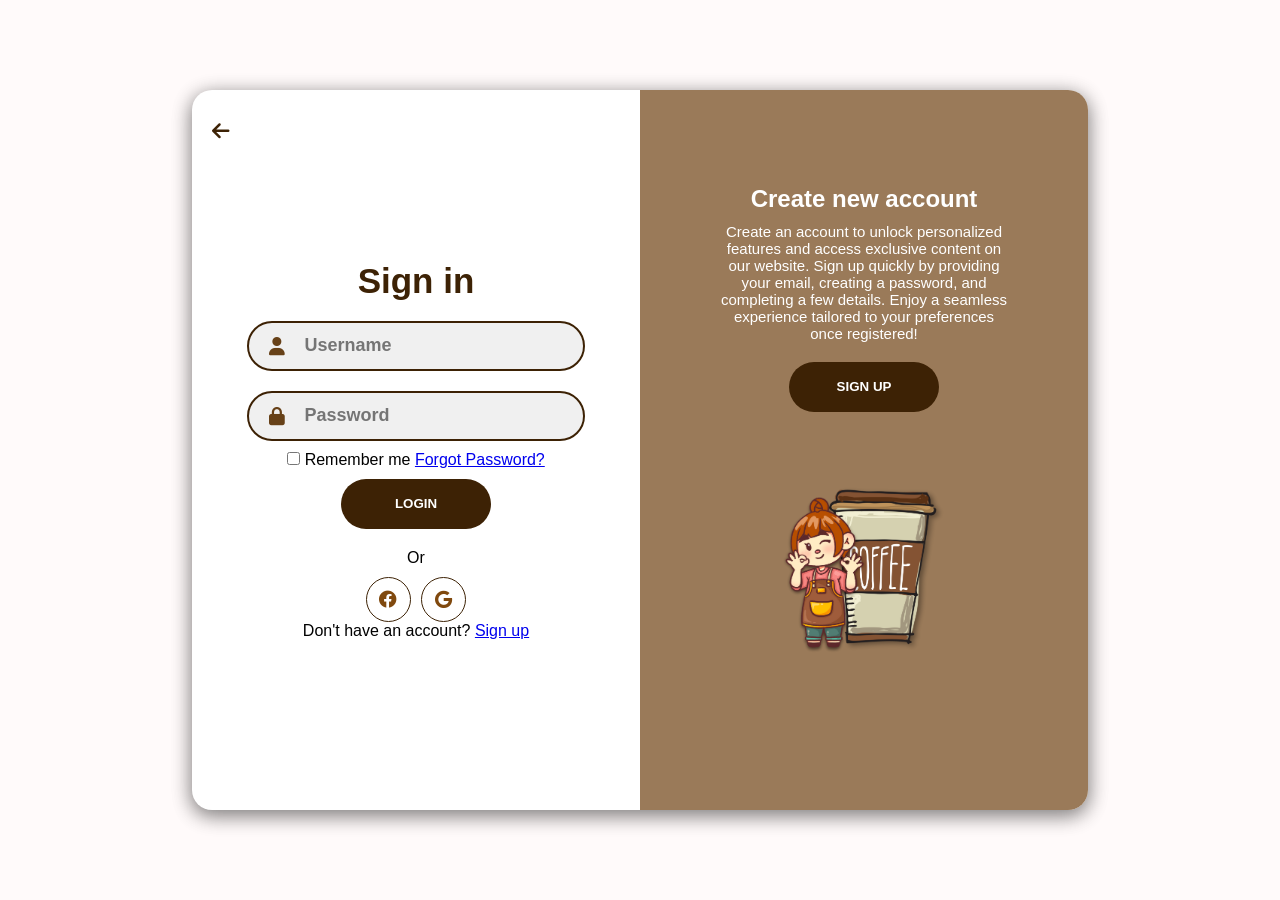
<file: login.html>
<!DOCTYPE html>
<html lang="en">
<head>
    <meta charset="UTF-8">
    <meta name="viewport" content="width=device-width, initial-scale=1.0">
    <link rel="stylesheet" href="https://cdnjs.cloudflare.com/ajax/libs/font-awesome/6.0.0-beta3/css/all.min.css">
    <link rel="stylesheet" href="login.css">
    <title>Account Sign In</title>
</head>
<body>
    <section class="container">
        <div class="icon-back">
            <a href="index.html" class="back-icon"><i class="fa-duotone fa-solid fa-arrow-left"></i></a>
        </div>
        <div class="signin-signup">
            <form action="" class="sign-in-form">
                <h2 class="title">Sign in</h2>
                <div class="input-field">
                    <i class="fas fa-user"></i>
                    <input type="text" placeholder="Username" required>
                </div>
                <div class="input-field">
                    <i class="fas fa-lock"></i>
                    <input type="password" placeholder="Password" required>
                </div>
                <div class="remember-forgot">
                    <label><input type="checkbox"> Remember me</label>
                    <a href="#">Forgot Password?</a>
                </div>
                <button type="submit" class="btn">Login</button>
                <p class="social-text">Or</p>
                <div class="social-media">
                    <a href="" class="social-icon">
                        <i class="fab fa-facebook"></i>
                    </a>
                    <a href="" class="social-icon">
                        <i class="fab fa-google"></i>
                    </a>
                </div>
                <p class="account-text">Don't have an account? <a href="sign-up-btn2">Sign up</a></p>
            </form>
            <form action="" class="sign-up-form">
                <h2 class="title">Sign Up</h2>
                <div class="input-field">
                    <i class="fas fa-user"></i>
                    <input type="text" placeholder="Username" required>
                </div>
                <div class="input-field">
                    <i class="fas fa-envelope"></i>
                    <input type="email" placeholder="Password" required>
                </div>
                <button type="submit" class="btn">Sign up</button>
                <p class="social-text">Or</p>
                <div class="social-media">
                    <a href="" class="social-icon">
                        <i class="fab fa-facebook"></i>
                    </a>
                    <a href="" class="social-icon">
                        <i class="fab fa-google"></i>
                    </a>
                </div>
                <p class="account-text">Already have an account? <a href="#" id="sign-in-btn2">Sign in</a></p>
            </form>
        </div>
        <div class="panels-container">
            <div class="panel left-panel">
                <div class="content">
                    <h3>Login your account</h3>
                    <p>Welcome back to our website! Log in to access personalized recommendations, 
                        exclusive deals, and your saved favorites. Let’s brew something special t
                        ogether—one cup at a time.</p>
                    <button class="btn" id="sign-in-btn">Sign in</button>
                </div>
                <img src="login/signin-img.png" alt="" class="img">
            </div>
            <div class="panel right-panel">
                <div class="content">
                    <h3>Create new account</h3>
                    <p>Create an account to unlock personalized features and access exclusive content on our website. 
                        Sign up quickly by providing your email, creating a password, and completing a few details. 
                        Enjoy a seamless experience tailored to your preferences once registered!</p>
                    <button class="btn" id="sign-up-btn">Sign up</button>
                </div>
                <img src="login/signup-img.png" alt="" class="img">
            </div>
        </div>
    </section>
    <script src="login.js"></script>
</body>
</html>
</file>
<file: login.css>
@import url('https://fonts.googleapis.com/css2?family=Playfair+Display:ital,wght@0,400..900;1,400..900family=Poppins:wght@200;300;400;500;600;700;800&display=swap');

* {
    margin: 0;
    padding: 0;
    box-sizing: border-box;
    font-family: 'Poppins', sans-serif;
}

body{
    display: flex;
    align-items: center;
    justify-content: center;
    min-height: 100vh;
    background-color: snow;
}

.container{
    position: relative;
    width: 70vw;
    height: 80vh;
    background-color: #fff;
    border-radius: 20px;
    box-shadow:  0 4px 20px 0 rgba(0, 0, 0, 0.3),  0 6px 20px 0 rgba(0, 0, 0, 0.3);
    overflow: hidden;
}

.container::before{
    content: "";
    position: absolute;
    top: 0;
    left: -50%;
    width: 100%;
    height: 100%;
    background: #9a7a59;
    z-index: 6;
    transform: translateX(100%);
    transition: 1s ease-in-out;
}
.icon-back{
    margin-top: 30px;
    margin-left: 20px;
    font-size: 20px;
}
.back-icon{
    color: #3d2205;
}

.signin-signup{
    position: absolute;
    top: 0;
    left: 0;
    width: 100%;
    height: 100%;
    display: flex;
    align-items: center;
    justify-content: space-around;
    z-index: 5;
}
form{
    display: flex;
    align-items: center;
    justify-content: center;
    flex-direction: column;
    width: 40%;
    min-width: 238px;
    padding: 0 10px;
}
form.sign-in-form{
    opacity: 1;
    transition: 0.5s ease-in-out;
    transition-delay: 1s ;
}
form.sign-up-form{
    opacity: 0;
    transition: 0.5s ease-in-out;
    transition-delay: 1s ;
}
.title{
    font-size: 35px;
    color: #3d2205;
    margin-bottom: 10px;
}
.input-field{
    width: 100%;
    height: 50px;
    background-color: #f0f0f0;
    margin: 10px 0;
    border: 2px solid #3d2205;
    border-radius: 50px;
    display: flex;
    align-items: center;
}
.input-field i{
    flex: 1;
    text-align: center;
    color: #674118;
    font-size: 18px
}
.input-field input{
    flex: 5;
    background: none;
    border: none;
    outline: none;
    width: 100%;
    font-size: 18px;
    font-weight: 600;
    color: #3d2205;
}
.btn{
    width: 150px;
    height: 50px;
    border: none;
    border-radius: 50px;
    background-color: #3d2205;
    color: #fff;
    font-weight: 600;
    margin: 10px 0;
    text-transform: uppercase;
    cursor: pointer;
}
.btn:hover{
    background-color: #80490e;
}
.social-text{
    margin: 10px 0;
    font-size: 16px;
}
.social-media{
    display: flex;
    justify-content: center;
}
.social-icon{
    height: 45px;
    width: 45px;
    display: flex;
    align-items: center;
    justify-content: center;
    color: #80490e;
    font-size: 18px;
    text-decoration: none;
    border: 1px solid #3d2205;
    border-radius: 50px;
    margin: 0 5px;
}
.social-icon:hover{
    color: #3d2205;
    border-color: #3d2205;
}
.panels-container{
    position: absolute;
    top: 0;
    left: 0;
    width: 100%;
    height: 100%;
    display: flex;
    align-items: center;
    justify-content: space-around;
}
.panel{
    display: flex;
    flex-direction: column;
    align-items: center;
    justify-content: space-around;
    width: 35%;
    min-width: 238px;
    padding: 0 10px;
    text-align: center;
    z-index: 6;
}
.left-panel{
    pointer-events: none;
}
.panel h3{
    font-size: 24px;
    font-weight: 600;
}
.panel p{
    font-size: 15px;
    padding: 10px 0;
}
.content{
    color: #fff;
    transition: 1.1s ease-in-out;
    transition-delay: 0.5s;
}
.img{
    width: 100%;
    transition: 1.1s ease-in-out;
    transition-delay: 0.4s;
    transform: scale(20);
}
.left-panel .img,
.left-panel .content{
    transform: translateX(-200%);
}

.right-panel .img,
.right-panel .content{
    transform: translateX(0);
}
/* Amination for sign-up sign-in*/

.container.sign-up-mode::before{
    transform: translateX(0);
}
.container.sign-up-mode .right-panel .img,
.container.sign-up-mode .right-panel .content{
    transform: translateX(200%);
}
.container.sign-up-mode .left-panel .img,
.container.sign-up-mode .left-panel .content{
    transform: translateX(0);
}

.container.sign-up-mode form.sign-in-form{
    opacity: 0;
}
.container.sign-up-mode form.sign-up-form{
    opacity: 1;
}
.container.sign-up-mode .right-panel{
    pointer-events: none;
}
.container.sign-up-mode .left-panel{
    pointer-events: all;
}

/*Responsive Screen Size*/

/* Medium screens - Tablets and small laptops */
@media (max-width: 779px) {
    body {
        padding: 10px;
    }
}
@media (max-width: 635px) {
    .container {
        width: 95vw;
        height: 95vh;
    }
    .title {
        font-size: 28px;
    }
    .social-text {
        font-size: 14px;
    }
    .btn, .input-field {
        height: 60px; /* Slightly larger for easier tapping */
    }
    
}
@media (max-width: 400px) {
    .title {
        font-size: 22px;
    }
    .btn {
        width: 120px;
        height: 50px;
    }
}

.error-message {
    color: red;
    font-size: 0.9em;
    margin-bottom: 10px;
}

.success-message {
    color: green;
    font-size: 0.9em;
    margin-bottom: 10px;
}
</file>
